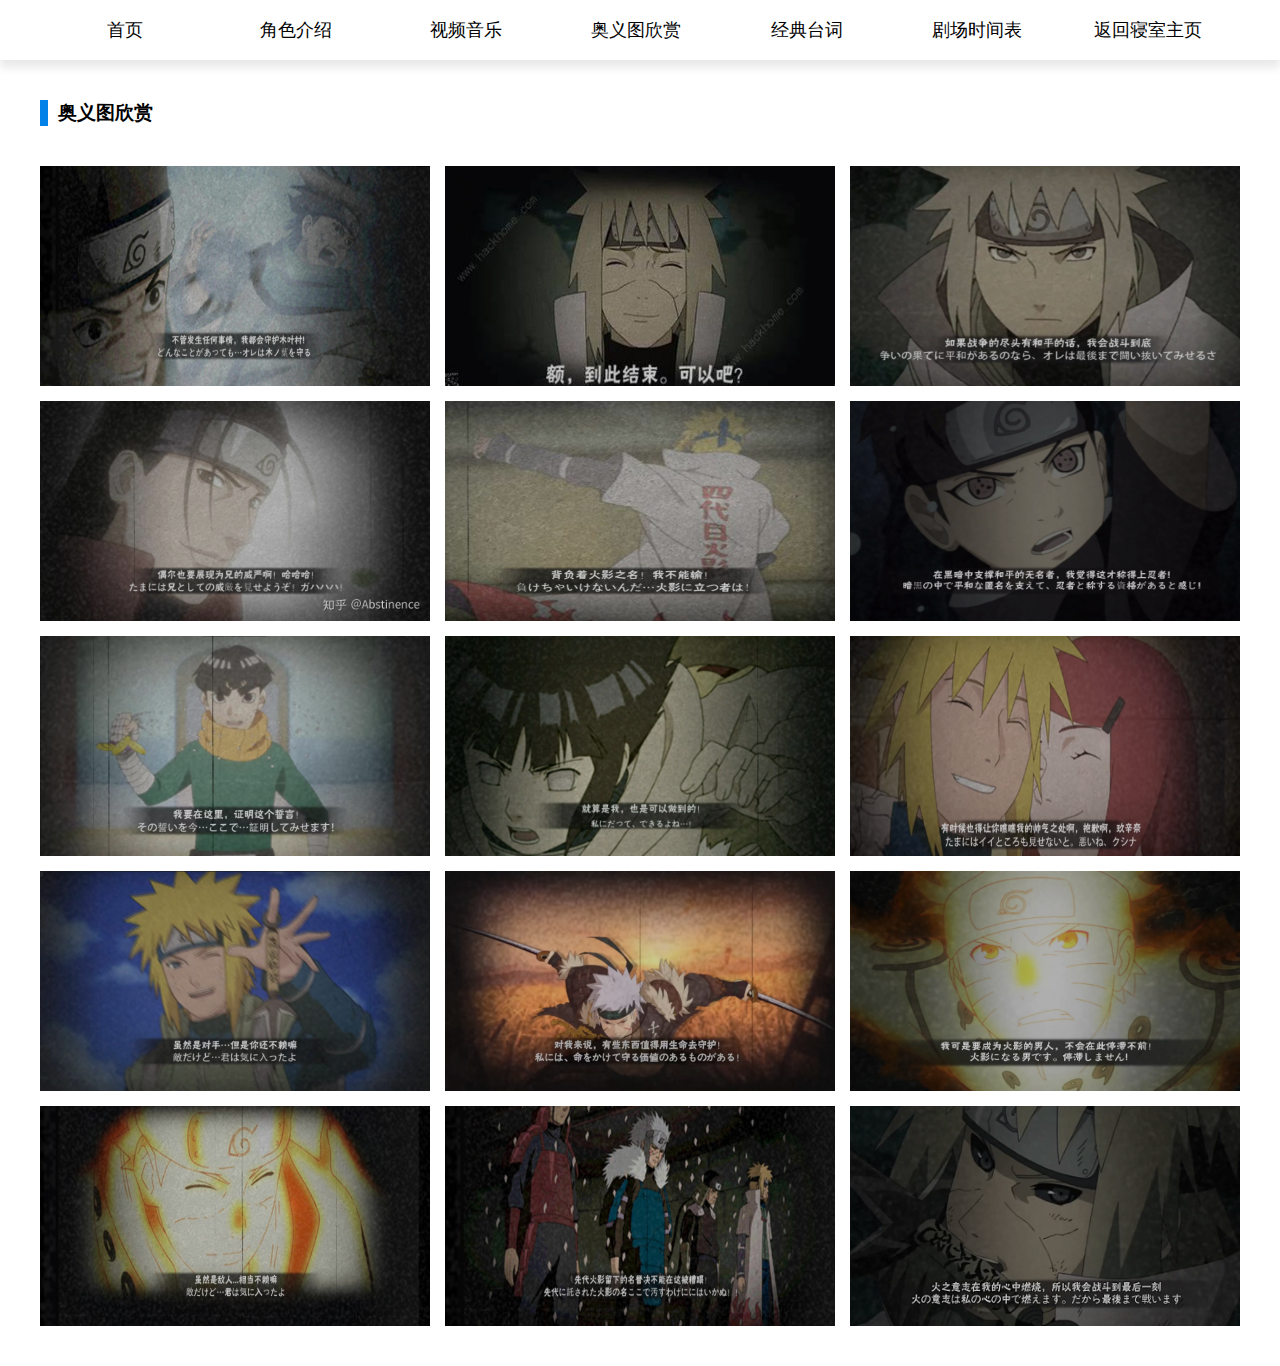
<file: web/atlas.html>
<!DOCTYPE html>
<html lang="zh_CN">

<head>
    <meta charset="UTF-8">
    <link rel="stylesheet" href="../css/common.css">
    <link rel="stylesheet" href="../css/style.css">
    <title>火影忍者 | 图集欣赏</title>
</head>

<body>
    <div id="header">
        <ul class="nav clearboth container">
            <li><a href="../index.html">首页</a></li>
            <li><a href="role_intro.html">角色介绍</a></li>
			<li><a href="video.html">视频音乐</a></li>
            <li><a href="atlas.html">奥义图欣赏</a></li>
            <li><a href="classicline.html">经典台词</a></li>
            <li><a href="timetable.html">剧场时间表</a></li>
            <li><a href="https://zhishi233.github.io/dormitory2.0/%E5%AF%9D%E5%AE%A4/index.html">返回寝室主页</a></li>
        </ul>
    </div>
    <div class="container atlas-wrapper">
        <div class="phone-img-wrapper flexbox">
        </div>
        <div class="column-title">
            <h3>奥义图欣赏</h3>
        </div>
        <div class="computer-img-wrapper flexbox">
            <img src="../images/phone16.png" alt="">
            <img src="../images/phone8.jpg" alt="">
            <img src="../images/phone12.jpg" alt="">
            <img src="../images/phone4.jpg" alt="">
            <img src="../images/phone3.jpeg" alt="">
            <img src="../images/phone14.jpg" alt="">
            <img src="../images/phone15.jpg" alt="">
            <img src="../images/phone6.jpg" alt="">
            <img src="../images/phone7.jpg" alt="">
            <img src="../images/phone9.jpg" alt="">
            <img src="../images/phone10.jpg" alt="">
            <img src="../images/phone11.jpg" alt="">
            <img src="../images/phone1.jpg" alt="">
            <img src="../images/phone2.jpg" alt="">
            <img src="../images/phone5.jpg" alt="">
        </div>
    </div>
</body>

</html>
</file>
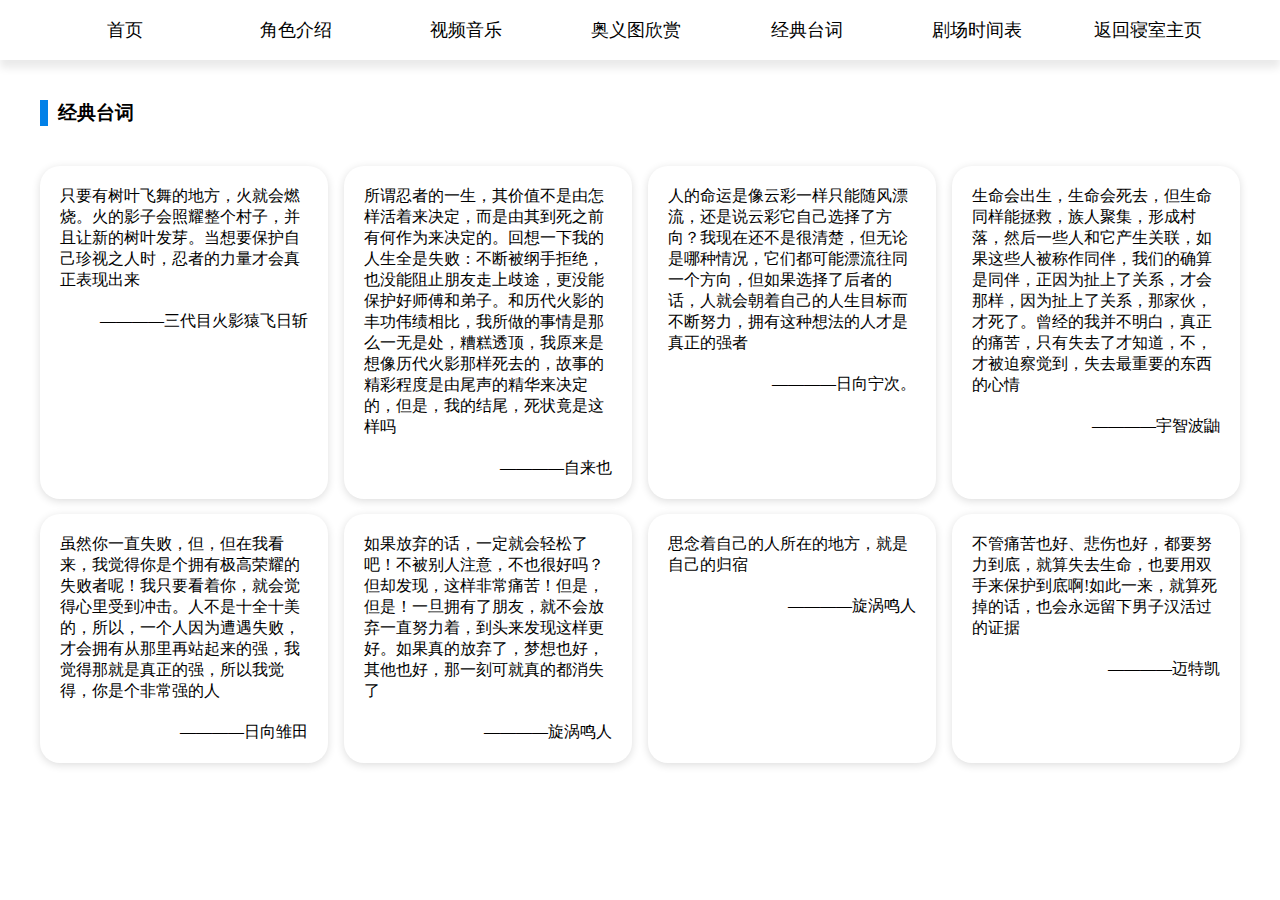
<file: web/classicline.html>
<!DOCTYPE html>
<html lang="zh_CN">

<head>
    <meta charset="UTF-8">
    <link rel="stylesheet" href="../css/common.css">
    <link rel="stylesheet" href="../css/style.css">
    <title>火影忍者 | 经典台词</title>
</head>

<body>
    <div id="header">
        <ul class="nav clearboth container">
            <li><a href="../index.html">首页</a></li>
            <li><a href="role_intro.html">角色介绍</a></li>
			<li><a href="video.html">视频音乐</a></li>
            <li><a href="atlas.html">奥义图欣赏</a></li>
            <li><a href="classicline.html">经典台词</a></li>
            <li><a href="timetable.html">剧场时间表</a></li>
            <li><a href="https://zhishi233.github.io/dormitory2.0/%E5%AF%9D%E5%AE%A4/index.html">返回寝室主页</a></li>
        </ul>
    </div>
    <div class="container">
        <div class="column-title">
            <h3>经典台词</h3>
        </div>
        <div class="classicline-card-wrapper flexbox">
            <div class="classicline-card">
                <p>只要有树叶飞舞的地方，火就会燃烧。火的影子会照耀整个村子，并且让新的树叶发芽。当想要保护自己珍视之人时，忍者的力量才会真正表现出来
                </p>
                <span>————三代目火影猿飞日斩</span>
            </div>
            <div class="classicline-card">
                <p>所谓忍者的一生，其价值不是由怎样活着来决定，而是由其到死之前有何作为来决定的。回想一下我的人生全是失败：不断被纲手拒绝，也没能阻止朋友走上歧途，更没能保护好师傅和弟子。和历代火影的丰功伟绩相比，我所做的事情是那么一无是处，糟糕透顶，我原来是想像历代火影那样死去的，故事的精彩程度是由尾声的精华来决定的，但是，我的结尾，死状竟是这样吗</p>
                <span>————自来也</span>
            </div>
           
            <div class="classicline-card">
                <p>人的命运是像云彩一样只能随风漂流，还是说云彩它自己选择了方向？我现在还不是很清楚，但无论是哪种情况，它们都可能漂流往同一个方向，但如果选择了后者的话，人就会朝着自己的人生目标而不断努力，拥有这种想法的人才是真正的强者</p>
                <span>————日向宁次。</span>
            </div>
            <div class="classicline-card">
                <p>生命会出生，生命会死去，但生命同样能拯救，族人聚集，形成村落，然后一些人和它产生关联，如果这些人被称作同伴，我们的确算是同伴，正因为扯上了关系，才会那样，因为扯上了关系，那家伙，才死了。曾经的我并不明白，真正的痛苦，只有失去了才知道，不，才被迫察觉到，失去最重要的东西的心情
                <span>————宇智波鼬</span>
            </div>
            <div class="classicline-card">
                <p>虽然你一直失败，但，但在我看来，我觉得你是个拥有极高荣耀的失败者呢！我只要看着你，就会觉得心里受到冲击。人不是十全十美的，所以，一个人因为遭遇失败，才会拥有从那里再站起来的强，我觉得那就是真正的强，所以我觉得，你是个非常强的人</p>
                <span>————日向雏田</span>
            </div>
           
            <div class="classicline-card">
                <p>如果放弃的话，一定就会轻松了吧！不被别人注意，不也很好吗？但却发现，这样非常痛苦！但是，但是！一旦拥有了朋友，就不会放弃一直努力着，到头来发现这样更好。如果真的放弃了，梦想也好，其他也好，那一刻可就真的都消失了</p>
                <span>————旋涡鸣人</span>
            </div>
            <div class="classicline-card">
                <p>思念着自己的人所在的地方，就是自己的归宿</p>
                <span>————旋涡鸣人</span>
            </div>
            <div class="classicline-card">
                <p>不管痛苦也好、悲伤也好，都要努力到底，就算失去生命，也要用双手来保护到底啊!如此一来，就算死掉的话，也会永远留下男子汉活过的证据</p>
                <span>————迈特凯</span>
            </div>
        </div>
    </div>
</body>

</html>
</file>
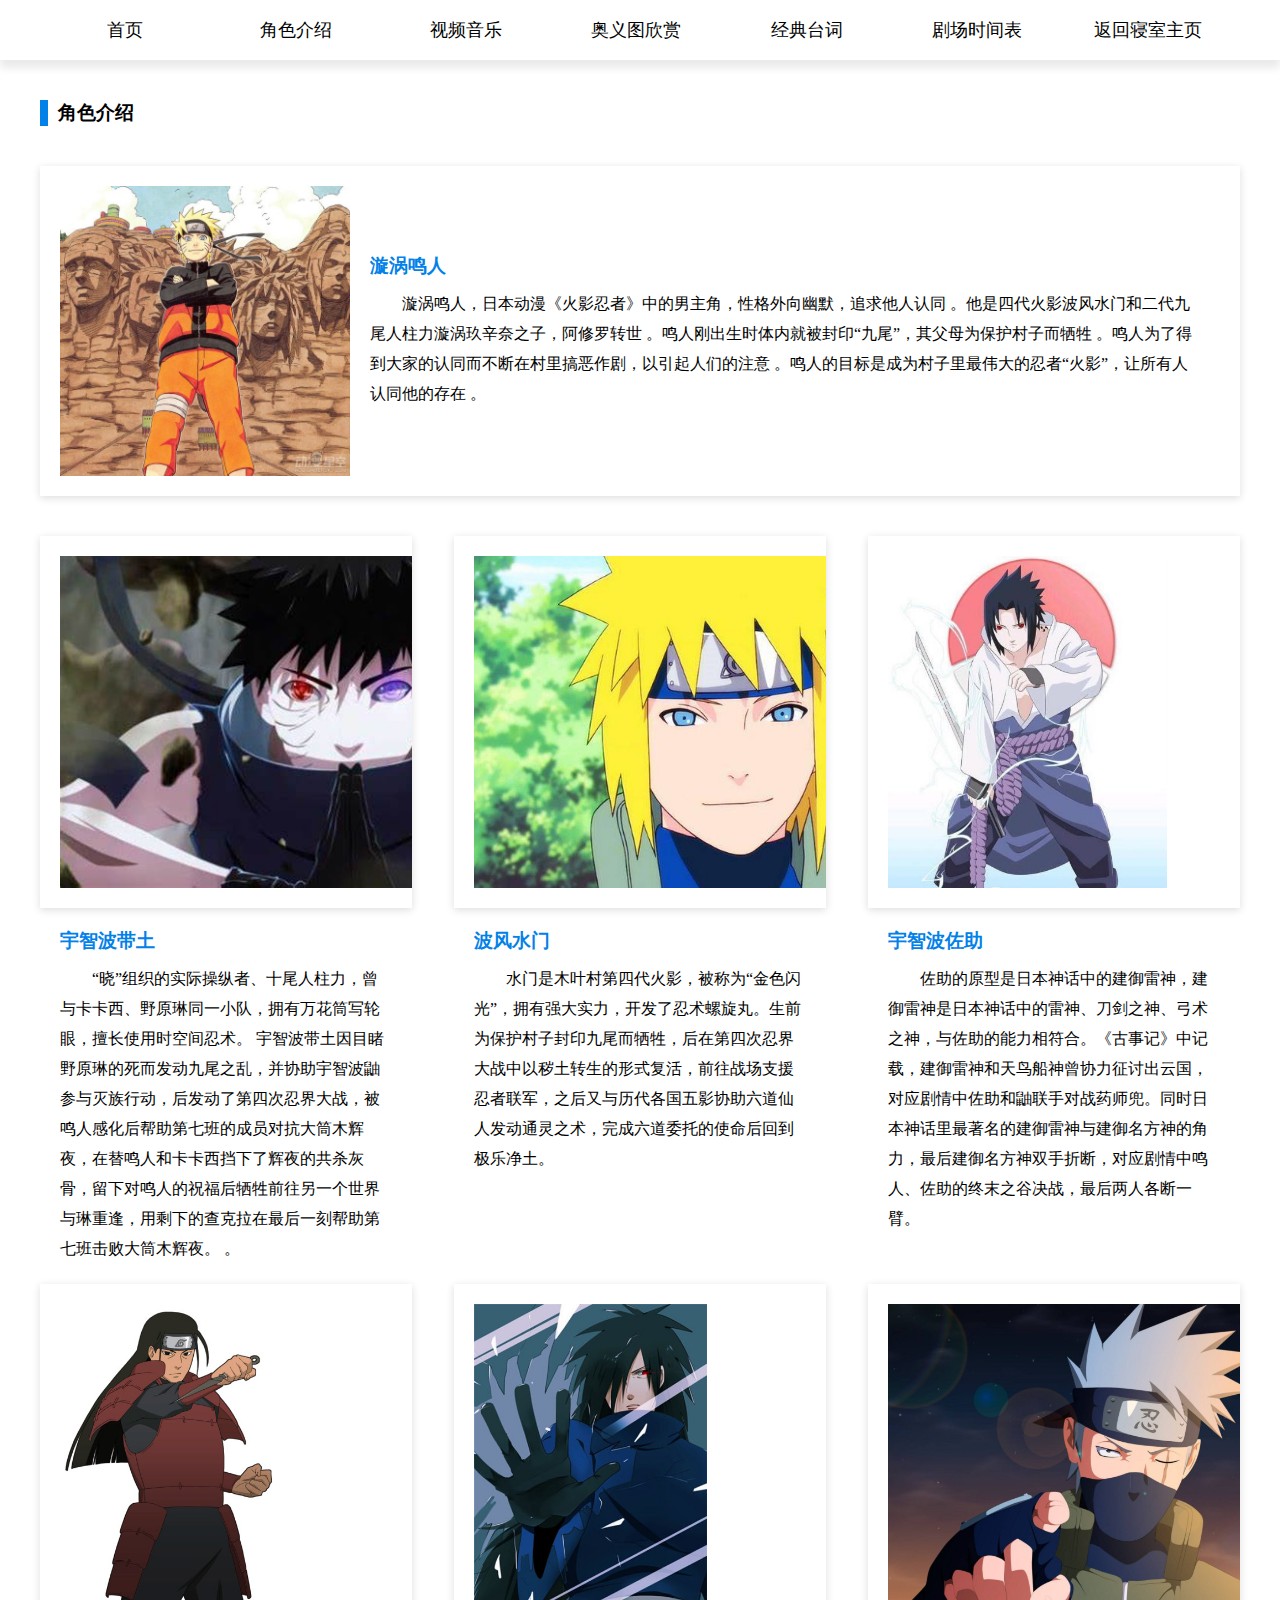
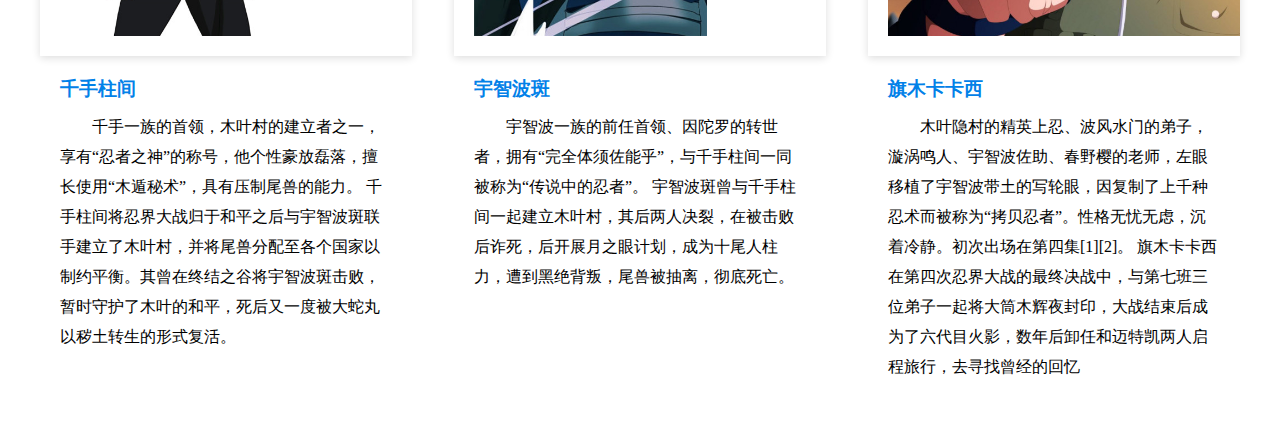
<file: web/role_intro.html>
<!DOCTYPE html>
<html lang="zh_CN">

<head>
    <meta charset="UTF-8">
    <link rel="stylesheet" href="../css/common.css">
    <link rel="stylesheet" href="../css/style.css">
    <title>火影忍者 | 角色介绍</title>
</head>

<body>
    <div id="header">
        <ul class="nav clearboth container">
            <li><a href="../index.html">首页</a></li>
            <li><a href="role_intro.html">角色介绍</a></li>
			<li><a href="video.html">视频音乐</a></li>
            <li><a href="atlas.html">奥义图欣赏</a></li>
            <li><a href="classicline.html">经典台词</a></li>
            <li><a href="timetable.html">剧场时间表</a></li>
            <li><a href="https://zhishi233.github.io/dormitory2.0/%E5%AF%9D%E5%AE%A4/index.html">返回寝室主页</a></li>
        </ul>
    </div>
    <div class="container">
        <div class="column-title">
            <h3>角色介绍</h3>
        </div>
        <div class="role-card-wrapper2 flexbox">
            <div class="column-img role-img2">
                <img src="../images/role-haimian.jpeg" alt="">
            </div>
            <div class="column-text role-text">
                <h3>漩涡鸣人</h3>
                <p>漩涡鸣人，日本动漫《火影忍者》中的男主角，性格外向幽默，追求他人认同
。他是四代火影波风水门和二代九尾人柱力漩涡玖辛奈之子，阿修罗转世
。鸣人刚出生时体内就被封印“九尾”，其父母为保护村子而牺牲
。鸣人为了得到大家的认同而不断在村里搞恶作剧，以引起人们的注意
。鸣人的目标是成为村子里最伟大的忍者“火影”，让所有人认同他的存在
。</p>
            </div>
        </div>
        <div class="role-card-wrapper flexbox">
            <div class="role-card">
                <div class="column-img role-img">
                    <img src="../images/role-paida.jpg" alt="">
                </div>
                <div class="column-text role-text">
                    <h3>宇智波带土</h3>
                    <p>“晓”组织的实际操纵者、十尾人柱力，曾与卡卡西、野原琳同一小队，拥有万花筒写轮眼，擅长使用时空间忍术。

宇智波带土因目睹野原琳的死而发动九尾之乱，并协助宇智波鼬参与灭族行动，后发动了第四次忍界大战，被鸣人感化后帮助第七班的成员对抗大筒木辉夜，在替鸣人和卡卡西挡下了辉夜的共杀灰骨，留下对鸣人的祝福后牺牲前往另一个世界与琳重逢，用剩下的查克拉在最后一刻帮助第七班击败大筒木辉夜。 。</p>
                </div>
            </div>
            <div class="role-card">
                <div class="column-img role-img">
                    <img src="../images/role-zhangyu.jpeg" alt="">
                </div>
                <div class="column-text role-text">
                    <h3>波风水门</h3>
                    <p>水门是木叶村第四代火影，被称为“金色闪光”，拥有强大实力，开发了忍术螺旋丸。生前为保护村子封印九尾而牺牲，后在第四次忍界大战中以秽土转生的形式复活，前往战场支援忍者联军，之后又与历代各国五影协助六道仙人发动通灵之术，完成六道委托的使命后回到极乐净土。</p>
                </div>
            </div>
            <div class="role-card">
                <div class="column-img role-img">
                    <img src="../images/role-xielaoban.png" alt="">
                </div>
                <div class="column-text role-text">
                    <h3>宇智波佐助</h3>
                    <p>佐助的原型是日本神话中的建御雷神，建御雷神是日本神话中的雷神、刀剑之神、弓术之神，与佐助的能力相符合。《古事记》中记载，建御雷神和天鸟船神曾协力征讨出云国，对应剧情中佐助和鼬联手对战药师兜。同时日本神话里最著名的建御雷神与建御名方神的角力，最后建御名方神双手折断，对应剧情中鸣人、佐助的终末之谷决战，最后两人各断一臂。</p>
                </div>
            </div>
            <div class="role-card">
                <div class="column-img role-img">
                    <img src="../images/role-xiaowo.jpg" alt="">
                </div>
                <div class="column-text role-text">
                    <h3>千手柱间</h3>
                    <p>千手一族的首领，木叶村的建立者之一，享有“忍者之神”的称号，他个性豪放磊落，擅长使用“木遁秘术”，具有压制尾兽的能力。

千手柱间将忍界大战归于和平之后与宇智波斑联手建立了木叶村，并将尾兽分配至各个国家以制约平衡。其曾在终结之谷将宇智波斑击败，暂时守护了木叶的和平，死后又一度被大蛇丸以秽土转生的形式复活。</p>
                </div>
            </div>
            <div class="role-card">
                <div class="column-img role-img">
                    <img src="../images/role-shandi.png" alt="">
                </div>
                <div class="column-text role-text">
                    <h3>宇智波斑</h3>
                    <p>宇智波一族的前任首领、因陀罗的转世者，拥有“完全体须佐能乎”，与千手柱间一同被称为“传说中的忍者”。

宇智波斑曾与千手柱间一起建立木叶村，其后两人决裂，在被击败后诈死，后开展月之眼计划，成为十尾人柱力，遭到黑绝背叛，尾兽被抽离，彻底死亡。</p>
                </div>
            </div>
            <div class="role-card">
                <div class="column-img role-img">
                    <img src="../images/role-pilaoban.png" alt="">
                </div>
                <div class="column-text role-text">
                    <h3>旗木卡卡西</h3>
                    <p>木叶隐村的精英上忍、波风水门的弟子，漩涡鸣人、宇智波佐助、春野樱的老师，左眼移植了宇智波带土的写轮眼，因复制了上千种忍术而被称为“拷贝忍者”。性格无忧无虑，沉着冷静。初次出场在第四集[1][2]。

旗木卡卡西在第四次忍界大战的最终决战中，与第七班三位弟子一起将大筒木辉夜封印，大战结束后成为了六代目火影，数年后卸任和迈特凯两人启程旅行，去寻找曾经的回忆</p>
                </div>
            </div>
        </div>
    </div>
</body>

</html>
</file>
<file: css/style.css>
.column-four-content {
  display: flex;
  flex-wrap: wrap;
  justify-content: center; /* 水平居中 */
}

.column-four-img {
  flex-basis: calc(33.333% - 20px); /* 每个图片容器占据1/3的空间，减去间距 */
  margin: 10px; /* 图片之间的间距 */
  text-align: center; /* 确保图片在各自的容器内水平居中 */
}

.column-four-img img {
  max-width: 100%; /* 确保图片不会超出容器宽度 */
  height: auto; /* 保持图片的宽高比 */
  display: inline-block; /* 使图片在容器内垂直居中 */
  vertical-align: middle; /* 使图片在容器内垂直居中 */
}
/* 角色介绍 */
.role-card-wrapper{
    margin-bottom: 40px;
    justify-content: space-between;
    flex-wrap: wrap;
}
.role-card{
    width: 31%;
}

.role-img{
    height: 372px;
    background-color: #fff;
    padding: 20px;
    box-shadow: 0 2px 8px rgba(0, 0, 0, 0.137);
    box-sizing: border-box;
}

.role-img img{
    height: 100%;
}

.role-text{
    padding: 20px;
}

.role-text h3{
    color: #0281E8;
    padding-bottom: 10px;
}

.role-card-wrapper2{
    background-color: #fff;
    padding: 20px;
    box-shadow: 0 2px 8px rgba(0, 0, 0, 0.137);
    box-sizing: border-box;
}

.role-card-wrapper2{
    align-items: center;
    margin-bottom: 40px;
}


.role-card-wrapper2 .role-img2{
    width: 25%;
}

.role-img2 img{
    width: 100%;
}

.role-card-wrapper2 .role-text{
    flex: 1;
}

/* 奥义图欣赏  */
.atlas-wrapper img:hover{
    filter: brightness(1);
}

.phone-img-wrapper,
.computer-img-wrapper
 {
    flex-wrap: wrap;
    justify-content: space-between;
}

.phone-img-wrapper img{
    width: 19%;
    margin-bottom: 15px;
    filter: brightness(0.9);
}

.computer-img-wrapper img{
    width: 32.5%;
    height: 220px;
    margin-bottom: 15px;
    filter: brightness(0.8);
}

.computer-img-wrapper{
    margin-bottom: 25px;
}

/* 视频音乐 */
.video-container{
    background: url(../images/bg.png) no-repeat center/cover;
}

.video-container .column-title h3{
    border-left-color: #ffee34;
}

.online-video a{
    display: inline-block;
    margin-bottom: 20px;
    color: #034CFF;
    text-decoration: underline;
}

.online-video a:hover{
    color: #ffee34;
    text-shadow: 0 0 5px gray;
}

.video-top-left{
    width: 70%;
}

.video-top-right{
    flex: 1;
    padding: 30px;
}

.video-top-right h2{
    margin-bottom: 30px;
}


.video-column-music ul>li{
    margin-bottom: 10px;
}

.video-column-music p{
    display: inline-block;
    width: 70%;
    height: 54px;
    line-height: 54px;
    vertical-align: middle;
    font-size: 16px;
    border-bottom: 1px solid #0281E8;
}

.video-column-music p:hover{
    color: #ffee34;
    cursor: pointer;
}

.video-column-music audio{
    width: 20%;
    margin-left: 20px;
    vertical-align: middle;
}

.video-clip-card-wrapper{
    margin-bottom: 40px;
    flex-wrap: wrap;
    justify-content: space-between;
}

.video-clip-card{
    width: 19%;
}

.video-clip-v video{
    border-radius: 15px;
    vertical-align: top;
}

.video-clip-t p{
    padding: 10px 0;
}

/* 经典台词 */
.classicline-card{
    width: 24%;
    padding: 20px;
    box-shadow: 0 2px 8px rgba(0, 0, 0, 0.137);
    border-radius: 20px;
    box-sizing: border-box;
}

.classicline-card-wrapper{
    justify-content: space-between;
    flex-wrap: wrap;
    margin-bottom: 40px;
}

.classicline-card{
    margin-bottom: 15px;
    transition: background-color .5s linear;
}

.classicline-card:hover{
    color: #fff;
    background-color: #09d2fe;
}

.classicline-card span{
    display: block;
    margin-top: 20px;
    text-align: right;
}

/* 剧场时间表  */
#award-bg{
    padding: 10px 0;
    background: url(../images/bg2.jpg) no-repeat center center/cover;
}

.award-main-content{
    margin-bottom: 40px;
    border-collapse: collapse;
    border-spacing: 0;
    border: 1px solid #0281E8;
    color: #666;
    width: 100%;
    word-break: break-all;
    word-wrap: break-word;
    background-color: #ffffff7d;
}

.award-main-content th{
    padding: 6px 0;
    background-color: #0281E8;
    border-bottom: 1px solid #e9e9e9!important;
    color: #fff;
    font-weight: 700;
    text-align: center;
}

.award-main-content tr td{
    border-top: 1px dashed #0281E8;
    color: #333;
    line-height: 24px;
    padding: 6px;

}
</file>
<file: css/common.css>
/* 重置样式 reset style  */
* {
    margin: 0;
    padding: 0;
}

body{
    background-color: #fff;
}

ul {
    list-style: none;
}

a {
    color: inherit;
    text-decoration: none;
}

/* 公共样式  common style */
.container {
    max-width: 1200px;
    margin: 0 auto;
    /* 水平居中 */
}

.left{
    float: left;
}

.right{
    float: right;
}

/* 清除浮动 */
.clear{
    clear: both;
}

/* 高度塌陷 */
.clearboth::after {
    content: '';
    clear: both;
    display: block;
    width: 0;
    height: 0;
    overflow: hidden;
}


/* 弹性布局 */
.flexbox {
    display: -webkit-flex;
    display: -webkit-box;
    display: -moz-box;
    display: -ms-flexbox;
    display: flex;
}

/* 标题文本 */
.column-title{
    margin: 40px 0;
}

/* 主标题 */
.column-title h2{
    text-align: center;
}


/* 副标题  */
.column-title h3{
    padding-left: 10px;
    border-left: 8px solid #0281E8;
    text-align: left;
}

/* 区域文本默认设置 */
.column-text p{
    text-indent: 2em;
    line-height: 30px;
}

/* 区域图片默认修改  */
.column-img{
    overflow: hidden;
}

.column-img img{
    vertical-align: top;
}

/* 当前导航 */
.current-nav{
    color: #fff !important;
    font-size: 20px !important;
    background-color: #09d2fe !important;
    border-bottom: 2px solid #ffee34 !important;
}

/* header  */
#header{
    position: sticky;
    top: 0;
    z-index: 999;
    width: 100%;
    background-color: #fff;
    box-shadow: 0 8px 8px rgba(0, 0, 0, 0.087);
}

/* 顶部 */
.top{
    background-color: #09d2fe;
}

.loginbar li{
    float: right;
    height: 35px;
    font-size: 14px;
    color: #fff;
    line-height: 35px;
}

.loginbar li:first-child{
    float: left;
    font-weight: 900;
    font-size: 20px;
    font-family: 'Times New Roman', Times, serif;
}

.loginbar li:first-child span{
    color: #ffee34;
}

.loginbar li a:hover{
    text-decoration: underline;
}

.loginbar li:first-child a:hover{
    text-decoration: none;
}

/* banner start */
.banner-wrapper {
    height: 520px;
    color: #fff;
    background: url(../images/banner1.jpg) no-repeat center/cover;
}

.child-banner{
    height: 420px;
    background: url(../images/banner1.jpg) no-repeat center/cover;
}
/* 导航区 */
.nav {
    background-color: #fff;
}

.nav li{
    width: 14.2%;
    height: 60px;
    float: left;
    text-align: center;
}

.nav li a {
    display: inline-block;
    width: 100%;
    height: 100%;
    font-size: 18px;
    line-height: 60px;
}

.nav li a:hover {
   text-decoration: underline;
   color: #fff;
   background-color:#09d2fe;
}

/* 首页 */
.column-one-content{
    color: #fff;
    background-color: #57E0FF;
    background: url(../images/bg.png) no-repeat center bottom/cover;
    background-attachment: fixed;
}

.cilumn-one-img img{
    width: 100%;
}

.column-one-text{
    padding: 20px 40px;
}

.column-two{
    height: 250px;
}

.column-two-card{
    width: 15%;
    height: 12px;
    margin-right: 24px;
    text-align: center;
    box-shadow: 0 0 8px rgba(0, 0, 0, 0.153);
    transition: all .3s linear;
}

.column-two-card:last-child{
    margin: 0;
}

.column-two-card h2{
    padding-top: 50px;
    font-size: 42px;
    color: #09d2fe;
    transition: all .3s linear;
}

.column-two-card h3{
    color: #006176;
    margin-bottom: 5px;
}

.column-two-card p{
    display: none;
    padding: 5px;
    color: #fff;
}

/* 卡片鼠标滑动效果 */
.column-two-card:hover{
    height: 200px;
    background-color:#09d2fe;
}

.column-two-card:hover h2{
    padding-top: 5px;
    color: #fff;
}

.column-two-card:hover p{
    display: block;
}

.index-video{
    width: 80%;
    margin-left: 120px;
}

.index-video video{
    vertical-align: top;
}

.column-four-img{
    float: left;
    width: 33%;
    height: 222px;
    margin-right: 4px;
    margin-bottom: 4px;
    overflow: hidden;
}

.column-four-img img{
    width: 100%;
    height: 100%;
    vertical-align: top;
    transition: transform .2s linear;
}

.column-four-img img:hover{
    -moz-transform: scale(1.1);
    -ms-transform: scale(1.1);
    -webkit-transform: scale(1.1);
    -o-transform: scale(1.1);
    transform: scale(1.1);
}


.column-four{
    margin-bottom: 40px;
}
</file>
